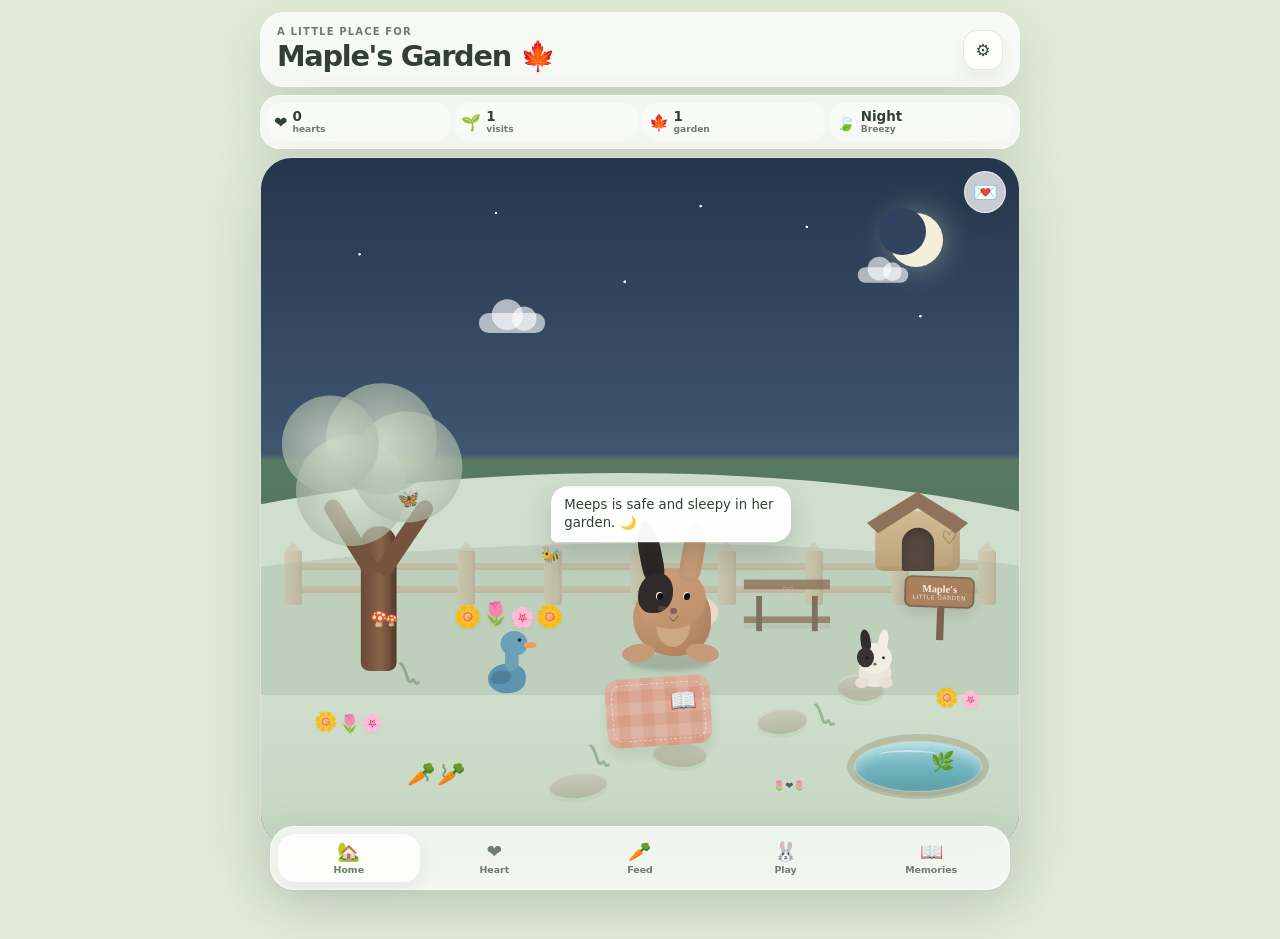
<file: index.html>
<!DOCTYPE html>
<html lang="en">
<head>
  <meta charset="UTF-8" />
  <meta name="viewport" content="width=device-width, initial-scale=1, viewport-fit=cover" />
  <meta name="theme-color" content="#dfead7" />
  <meta name="apple-mobile-web-app-capable" content="yes" />
  <meta name="apple-mobile-web-app-status-bar-style" content="black-translucent" />
  <meta name="apple-mobile-web-app-title" content="Maple's Garden" />
  <meta name="description" content="A little living garden for Maple — Meeps." />
  <title>Maple's Garden 🍁</title>
  <link rel="manifest" href="manifest.json" />
  <link rel="apple-touch-icon" href="assets/apple-touch-icon.png" />
  <link rel="icon" href="assets/icon.svg" type="image/svg+xml" />
  <link rel="stylesheet" href="styles.css" />
</head>
<body>
  <div id="app" class="app-shell">
    <header class="topbar glass-card">
      <div>
        <p class="eyebrow">A little place for</p>
        <h1>Maple's Garden <span aria-hidden="true">🍁</span></h1>
      </div>
      <button id="settingsButton" class="icon-button" type="button" aria-label="Open settings">⚙️</button>
    </header>

    <section class="status-strip glass-card" aria-label="Garden status">
      <div class="status-pill"><span aria-hidden="true">❤️</span><strong id="heartCount">0</strong><small>hearts</small></div>
      <div class="status-pill"><span aria-hidden="true">🌱</span><strong id="visitCount">0</strong><small>visits</small></div>
      <div class="status-pill"><span aria-hidden="true">🍁</span><strong id="gardenLevel">1</strong><small>garden</small></div>
      <div class="status-pill status-wide"><span id="weatherIcon" aria-hidden="true">☀️</span><strong id="timeLabel">Day</strong><small id="weatherLabel">Clear</small></div>
    </section>

    <main class="garden-wrap">
      <section id="garden" class="garden season-autumn time-day weather-clear" aria-label="Maple's living garden" data-level="1">
        <div class="sky-layer" aria-hidden="true">
          <div class="sun"></div>
          <div class="moon"></div>
          <div class="stars"></div>
          <div class="cloud cloud-one"></div>
          <div class="cloud cloud-two"></div>
          <div class="cloud cloud-three"></div>
          <div class="bird bird-one">⌁</div>
          <div class="bird bird-two">⌁</div>
          <div class="rain-layer" id="rainLayer"></div>
          <div class="snow-layer" id="snowLayer"></div>
          <div class="fireflies" id="fireflies"></div>
          <div class="rare-event" id="rareEvent" aria-hidden="true"></div>
        </div>

        <div class="hills" aria-hidden="true">
          <div class="hill hill-back"></div>
          <div class="hill hill-front"></div>
        </div>

        <div class="back-fence" aria-hidden="true">
          <span></span><span></span><span></span><span></span><span></span><span></span><span></span><span></span><span></span>
        </div>

        <div class="garden-sign" aria-hidden="true"><span>Maple's</span><small>little garden</small></div>

        <div id="mapleTree" class="maple-tree" aria-label="Memory maple tree">
          <div class="tree-trunk"></div>
          <div class="tree-canopy canopy-one"></div>
          <div class="tree-canopy canopy-two"></div>
          <div class="tree-canopy canopy-three"></div>
          <div class="tree-canopy canopy-four"></div>
          <div class="tree-sparkle level-extra level-2">✦</div>
          <div id="memoryLeaves" class="memory-leaves"></div>
          <button id="treeButton" class="tree-hitbox" type="button" aria-label="Open Maple's memory tree"></button>
        </div>

        <button id="hideawaySpot" class="scene-spot hideaway" type="button" aria-label="Visit Meeps' hideaway">
          <span class="hideaway-roof"></span>
          <span class="hideaway-house"></span>
          <span class="hideaway-door"></span>
          <span class="hideaway-heart">♡</span>
          <span class="spot-label">Hideaway</span>
        </button>

        <div class="stone-path" aria-hidden="true">
          <span class="path-stone p1"></span><span class="path-stone p2"></span><span class="path-stone p3"></span><span class="path-stone p4"></span>
        </div>

        <button id="flowerSpot" class="scene-spot flower-meadow" type="button" aria-label="Sniff the flowers with Meeps">
          <span class="flower-bunch"><i>🌼</i><i>🌷</i><i>🌸</i><i>🌼</i></span>
          <span class="spot-label">Flowers</span>
        </button>

        <div class="wildflower-cluster wildflowers-left" aria-hidden="true">
          <span>🌼</span><span>🌷</span><span>🌸</span>
        </div>
        <div class="wildflower-cluster wildflowers-pond" aria-hidden="true">
          <span>🌼</span><span>🌸</span>
        </div>

        <div class="grass-clump g1" aria-hidden="true">〽</div><div class="grass-clump g2" aria-hidden="true">〽</div><div class="grass-clump g3" aria-hidden="true">〽</div>
        <div class="mushrooms" aria-hidden="true"><span>🍄</span><span>🍄</span></div>
        <div class="bee bee-one" aria-hidden="true">🐝</div>
        <div class="butterfly-friend" aria-hidden="true">🦋</div>

        <button id="pondSpot" class="scene-spot tiny-pond" type="button" aria-label="Visit the pond with Meeps">
          <span class="pond-shine"></span><span class="water-lily">🌿</span><span class="pond-flower level-extra level-4">🪷</span><span class="spot-label">Pond</span>
        </button>

        <div class="garden-bench" aria-hidden="true"><span class="bench-heart">♡</span></div>
        <div class="lantern lantern-left level-extra level-3" aria-hidden="true">✦</div>
        <div class="lantern lantern-right level-extra level-3" aria-hidden="true">✦</div>
        <div class="wind-chime level-extra level-5" aria-hidden="true">⋮♪⋮</div>

        <button id="blanketSpot" class="scene-spot picnic-blanket" type="button" aria-label="Relax on the blanket with Meeps">
          <span class="blanket-pattern"></span><span class="blanket-book">📖</span><span class="spot-label">Blanket</span>
        </button>

        <button id="carrotSpot" class="scene-spot carrot-patch" type="button" aria-label="Visit the carrot patch with Meeps">
          <span>🥕</span><span>🥕</span><span class="carrot-greens">⌇⌇</span><span class="spot-label">Carrots</span>
        </button>

        <button class="special-toy duck-toy" id="duckToy" type="button" aria-label="Play with Meeps' blue duck toy">
          <span class="duck-body"></span><span class="duck-neck"></span><span class="duck-head"><span class="duck-eye"></span><span class="duck-beak"></span></span><span class="duck-wing"></span><span class="spot-label">Duck</span>
        </button>

        <button class="special-toy rabbit-teddy-toy" id="rabbitTeddyToy" type="button" aria-label="Play with Meeps' little rabbit teddy">
          <span class="teddy-body"></span><span class="teddy-head"><span class="teddy-ear-black"></span><span class="teddy-ear-white"></span><span class="teddy-face-patch"></span><span class="teddy-eye teddy-eye-left"></span><span class="teddy-eye teddy-eye-right"></span><span class="teddy-nose"></span></span><span class="teddy-paw teddy-paw-left"></span><span class="teddy-paw teddy-paw-right"></span><span class="spot-label">Teddy</span>
        </button>

        <div class="level-extra level-4 frog-friend" aria-hidden="true">🐸</div>
        <div class="level-extra level-6 heart-flowers" aria-hidden="true">🌷❤️🌷</div>

        <div id="messageBubble" class="message-bubble hidden" role="status" aria-live="polite"><span id="messageText">Hello baby Meeps &lt;3</span></div>
        <div id="heartEffect" class="heart-effect hidden" aria-hidden="true">❤️</div>
        <div id="particleLayer" class="particle-layer" aria-hidden="true"></div>

        <button id="rabbit" class="rabbit idle" type="button" aria-label="Pet Meeps">
          <span class="rabbit-shadow"></span>
          <span class="rabbit-body"></span>
          <span class="rabbit-chest"></span>
          <span class="rabbit-head">
            <span class="rabbit-ear rabbit-ear-left"></span><span class="rabbit-ear rabbit-ear-right"></span>
            <span class="rabbit-face-patch"></span><span class="rabbit-eye rabbit-eye-left"></span><span class="rabbit-eye rabbit-eye-right"></span>
            <span class="rabbit-nose"></span><span class="rabbit-mouth"></span>
          </span>
          <span class="rabbit-foot rabbit-foot-left"></span><span class="rabbit-foot rabbit-foot-right"></span><span class="rabbit-tail"></span>
          <span class="rabbit-cheek"></span>
        </button>

        <div id="ambientNote" class="ambient-note hidden" role="status"></div>
        <button id="noteButton" class="little-note-button" type="button" aria-label="Read a little note from Meeps"><span>💌</span></button>
      </section>
    </main>

    <nav class="bottom-nav glass-card" aria-label="Garden actions">
      <button id="homeButton" class="nav-button active" type="button"><span>🏡</span><small>Home</small></button>
      <button id="heartButton" class="nav-button" type="button"><span>❤️</span><small>Heart</small></button>
      <button id="feedButton" class="nav-button" type="button"><span>🥕</span><small>Feed</small></button>
      <button id="playButton" class="nav-button" type="button"><span>🐰</span><small>Play</small></button>
      <button id="memoriesButton" class="nav-button" type="button"><span>📖</span><small>Memories</small></button>
    </nav>
  </div>

  <div id="feedModal" class="modal hidden" role="dialog" aria-modal="true" aria-labelledby="feedTitle">
    <div class="modal-card">
      <button id="closeFeedButton" class="close-button" type="button" aria-label="Close">×</button>
      <p class="eyebrow">A little treat</p><h2 id="feedTitle">What should Meeps have?</h2>
      <div class="food-grid">
        <button class="food-button" type="button" data-food="carrot"><span>🥕</span><strong>Carrot</strong><small>Crunchy favourite</small></button>
        <button class="food-button" type="button" data-food="grass"><span>🌿</span><strong>Fresh grass</strong><small>Garden snack</small></button>
        <button class="food-button" type="button" data-food="apple"><span>🍎</span><strong>Apple</strong><small>Just a tiny piece</small></button>
      </div>
    </div>
  </div>

  <div id="playModal" class="modal hidden" role="dialog" aria-modal="true" aria-labelledby="playTitle">
    <div class="modal-card">
      <button id="closePlayButton" class="close-button" type="button" aria-label="Close">×</button>
      <p class="eyebrow">Spend a minute together</p><h2 id="playTitle">What should Meeps do?</h2>
      <div class="play-grid">
        <button class="play-choice" type="button" data-play="duck"><span>🦆</span><strong>Find her duck</strong><small>Go give it a nose boop</small></button>
        <button class="play-choice" type="button" data-play="teddy"><span>🧸</span><strong>Find her teddy</strong><small>Sit beside her little friend</small></button>
        <button class="play-choice" type="button" data-play="zoomies"><span>💨</span><strong>Zoomies</strong><small>A lap of the garden</small></button>
        <button class="play-choice" type="button" data-play="explore"><span>🌸</span><strong>Explore</strong><small>Let Meeps choose somewhere</small></button>
      </div>
    </div>
  </div>

  <div id="noteModal" class="modal hidden" role="dialog" aria-modal="true" aria-labelledby="noteTitle">
    <div class="modal-card note-card">
      <button id="closeNoteButton" class="close-button" type="button" aria-label="Close">×</button>
      <div class="note-heart">🍁</div><p class="eyebrow">A little note</p><h2 id="noteTitle">From Meeps' garden</h2>
      <p id="noteText" class="note-copy"></p>
      <button id="anotherNoteButton" class="primary-button" type="button">Another little note</button>
    </div>
  </div>

  <section id="memoriesScreen" class="screen-overlay hidden" aria-labelledby="memoriesTitle">
    <div class="screen-header">
      <div><p class="eyebrow">Her little story</p><h2 id="memoriesTitle">Meeps' Memory Book</h2></div>
      <button id="closeMemoriesButton" class="close-button" type="button" aria-label="Close memories">×</button>
    </div>
    <div class="memory-hero glass-card">
      <div><strong id="memoryCount">0</strong><span>memories saved</span></div>
      <button id="addMemoryButton" class="primary-button" type="button">+ Add a memory</button>
      <input id="memoryFileInput" type="file" accept="image/*" hidden />
    </div>
    <div id="memoryUploadPanel" class="memory-upload-panel glass-card hidden">
      <img id="memoryPreview" alt="Selected memory preview" />
      <label>Little note<input id="memoryCaption" type="text" maxlength="160" placeholder="What do you want to remember?" /></label>
      <label>Date<input id="memoryDate" type="date" /></label>
      <div class="button-row"><button id="cancelMemoryButton" class="secondary-button" type="button">Cancel</button><button id="saveMemoryButton" class="primary-button" type="button">Save memory</button></div>
      <p id="uploadStatus" class="status-text" role="status"></p>
    </div>
    <div id="emptyMemories" class="empty-state glass-card"><div class="empty-icon">🍁</div><h3>The first leaf is waiting.</h3><p>Add a photo and it will become part of Meeps' memory tree.</p></div>
    <div id="memoryGallery" class="memory-gallery"></div>
  </section>

  <section id="settingsScreen" class="screen-overlay hidden" aria-labelledby="settingsTitle">
    <div class="screen-header">
      <div><p class="eyebrow">Make it hers</p><h2 id="settingsTitle">Garden settings</h2></div>
      <button id="closeSettingsButton" class="close-button" type="button" aria-label="Close settings">×</button>
    </div>
    <div class="settings-card glass-card">
      <label class="setting-row"><span><strong>Meeps wandering</strong><small>How often she potters around by herself</small></span><select id="visitFrequency"><option value="often">Often</option><option value="normal">Normal</option><option value="rare">Rarely</option><option value="off">Stay nearby</option></select></label>
      <label class="setting-row"><span><strong>Soft sounds</strong><small>Tiny chimes for interactions</small></span><input id="soundToggle" type="checkbox" /></label>
      <label class="setting-row"><span><strong>Weather & ambience</strong><small>Rain, snow, fireflies and garden life</small></span><input id="weatherToggle" type="checkbox" checked /></label>
      <label class="setting-row"><span><strong>Little surprises</strong><small>Butterflies, rainbows and special moments</small></span><input id="surpriseToggle" type="checkbox" checked /></label>
      <label class="setting-row"><span><strong>Reduced motion</strong><small>Keep the garden calmer</small></span><input id="motionToggle" type="checkbox" /></label>
    </div>
    <div class="settings-card glass-card garden-progress-card">
      <p class="eyebrow">The garden remembers</p><h3>Garden level <span id="settingsGardenLevel">1</span></h3>
      <div class="progress-track"><div id="progressFill" class="progress-fill"></div></div><p id="progressText">The garden is already full of life. Visits add extra little surprises.</p>
    </div>
    <div class="settings-card glass-card"><p class="soft-copy">Maple's Garden keeps its counters, settings and memories on this device. Photos are compressed before being saved locally and are not uploaded anywhere by the app.</p></div>
  </section>

  <div id="photoViewer" class="photo-viewer hidden" role="dialog" aria-modal="true" aria-label="Memory photo">
    <button id="closePhotoViewer" class="close-button viewer-close" type="button" aria-label="Close photo">×</button>
    <img id="viewerImage" alt="Memory of Maple" /><div class="viewer-copy"><p id="viewerDate"></p><p id="viewerCaption"></p></div>
  </div>

  <script src="app.js"></script>
</body>
</html>
</file>
<file: styles.css>
:root {
  --ink:#314033;
  --muted:#6f7c70;
  --accent:#d98c66;
  --accent-dark:#687f5d;
  --cream:#f8f3e8;
  --glass:rgba(255,255,255,.72);
  --line:rgba(76,96,72,.14);
  --warm:#a45f4e;
  --shadow:0 18px 50px rgba(57,73,54,.14);
}
* { box-sizing:border-box; }
html,body { margin:0; min-height:100%; background:#dfead7; color:var(--ink); font-family:Inter, ui-rounded, system-ui, -apple-system, BlinkMacSystemFont, "Segoe UI", sans-serif; }
body { overflow-x:hidden; }
button,input,select { font:inherit; }
button { -webkit-tap-highlight-color:transparent; }
.hidden { display:none !important; }
.app-shell { min-height:100dvh; padding:12px 14px 92px; }
.glass-card { background:var(--glass); border:1px solid rgba(255,255,255,.65); backdrop-filter:blur(18px); -webkit-backdrop-filter:blur(18px); box-shadow:var(--shadow); }
.topbar { width:min(100%,760px); margin:0 auto 8px; border-radius:24px; padding:13px 16px; display:flex; align-items:center; justify-content:space-between; gap:12px; }
.eyebrow { margin:0; font-size:.63rem; letter-spacing:.11em; text-transform:uppercase; color:var(--muted); font-weight:900; }
h1 { margin:2px 0 0; font-size:clamp(1.35rem,5vw,1.8rem); letter-spacing:-.045em; }
.icon-button,.close-button { width:40px; height:40px; border-radius:14px; border:1px solid var(--line); background:rgba(255,255,255,.8); color:var(--ink); display:grid; place-items:center; cursor:pointer; font-size:1.05rem; box-shadow:0 8px 18px rgba(0,0,0,.05); }
.close-button { font-size:1.6rem; line-height:1; }
.status-strip { width:min(100%,760px); margin:0 auto 8px; border-radius:20px; padding:7px; display:grid; grid-template-columns:repeat(4,1fr); gap:5px; }
.status-pill { min-width:0; display:grid; grid-template-columns:auto 1fr; grid-template-rows:auto auto; column-gap:5px; align-items:center; border-radius:14px; padding:7px 6px; background:rgba(255,255,255,.45); }
.status-pill span { grid-row:1 / span 2; font-size:1rem; }.status-pill strong { font-size:.84rem; line-height:1.05; }.status-pill small { color:var(--muted); font-size:.57rem; font-weight:800; }
.garden-wrap { width:min(100%,760px); margin:0 auto; }
.garden { position:relative; width:100%; height:calc(100dvh - 210px); min-height:535px; max-height:780px; overflow:hidden; border-radius:32px; background:linear-gradient(#bcd9e5 0 44%,#b8d99d 44% 100%); border:1px solid rgba(255,255,255,.8); box-shadow:0 24px 65px rgba(52,70,48,.18); isolation:isolate; transition:background 1s ease, filter 1s ease; }
.sky-layer,.hills { position:absolute; inset:0; pointer-events:none; }
.sun { position:absolute; right:9%; top:8%; width:66px; height:66px; border-radius:50%; background:radial-gradient(circle at 35% 35%,#fff8c3,#ffd978 70%); box-shadow:0 0 45px rgba(255,218,112,.46); transition:opacity 1s; }
.moon { position:absolute; right:10%; top:8%; width:54px; height:54px; border-radius:50%; background:#f3efd9; box-shadow:0 0 30px rgba(239,240,215,.42); opacity:0; transition:opacity 1s; }
.moon::after { content:""; position:absolute; width:47px; height:47px; border-radius:50%; left:-10px; top:-5px; background:#31435e; }
.stars { position:absolute; inset:0; opacity:0; background-image:radial-gradient(circle at 13% 14%,#fff 0 1px,transparent 1.5px),radial-gradient(circle at 31% 8%,#fff 0 1px,transparent 1.5px),radial-gradient(circle at 48% 18%,#fff 0 1.2px,transparent 1.7px),radial-gradient(circle at 72% 10%,#fff 0 1px,transparent 1.5px),radial-gradient(circle at 87% 23%,#fff 0 1px,transparent 1.5px),radial-gradient(circle at 58% 7%,#fff 0 1px,transparent 1.5px); transition:opacity 1s; }
.cloud { position:absolute; width:92px; height:28px; border-radius:999px; background:rgba(255,255,255,.62); filter:blur(.2px); animation:cloudFloat 24s linear infinite; }
.cloud::before,.cloud::after { content:""; position:absolute; border-radius:50%; background:inherit; }.cloud::before{width:43px;height:43px;left:18px;bottom:4px}.cloud::after{width:34px;height:34px;right:12px;bottom:3px}
.cloud-one { left:-120px; top:13%; }.cloud-two { left:27%; top:22%; transform:scale(.72); animation-duration:34s; animation-delay:-13s; }.cloud-three { left:76%; top:15%; transform:scale(.55); animation-duration:29s; animation-delay:-18s; }
@keyframes cloudFloat { to { translate:900px 0; } }
.bird { position:absolute; font-size:28px; color:rgba(55,73,65,.6); font-family:serif; animation:birdFly 18s linear infinite; }.bird-one{left:-50px;top:28%}.bird-two{left:-120px;top:19%;animation-delay:-9s;animation-duration:23s;transform:scale(.7)}
@keyframes birdFly { 25%{translate:220px -16px} 60%{translate:520px 14px} to{translate:900px -8px} }
.hill { position:absolute; border-radius:50% 50% 0 0; transform-origin:bottom center; }.hill-back{left:-12%;right:-10%;height:43%;bottom:31%;background:#98c486;clip-path:ellipse(66% 54% at 49% 100%)}.hill-front{left:-20%;right:-16%;height:40%;bottom:22%;background:#84b576;clip-path:ellipse(70% 55% at 52% 100%)}
.garden::after { content:""; position:absolute; z-index:-1; left:0; right:0; bottom:0; height:44%; background:linear-gradient(180deg,#81b26f,#75a865 55%,#6c9d5e); }
.garden.time-dawn { background:linear-gradient(#efc9b7 0,#d6d8cf 35%,#a6c992 44%,#8fba79 100%); }.garden.time-dusk{background:linear-gradient(#e6ad91 0,#b8a8b8 38%,#91b47b 44%,#789c67 100%)}
.garden.time-night { background:linear-gradient(#26364d 0,#3f5570 43%,#597a62 44%,#45664f 100%); }.garden.time-night .sun{opacity:0}.garden.time-night .moon,.garden.time-night .stars{opacity:1}.garden.time-night::after{background:linear-gradient(180deg,#4f7958,#40684a)}
.garden.season-autumn::after { background:linear-gradient(180deg,#83aa67,#75965b 58%,#687f51); }.garden.season-winter::after{background:linear-gradient(180deg,#dbe7d7,#c5d6c0)}.garden.season-winter .hill-back{background:#d0dfcd}.garden.season-winter .hill-front{background:#becfbb}.garden.season-spring::after{background:linear-gradient(180deg,#90c37b,#7fb26c)}

.back-fence { position:absolute; z-index:1; left:3%; right:3%; bottom:34%; height:58px; display:flex; align-items:end; justify-content:space-between; opacity:.78; }
.back-fence::before,.back-fence::after { content:""; position:absolute; left:0; right:0; height:7px; background:#c9b18c; border-radius:8px; box-shadow:inset 0 -2px rgba(101,73,52,.1); }.back-fence::before{top:16px}.back-fence::after{top:39px}
.back-fence span { position:relative; width:18px; height:56px; background:linear-gradient(90deg,#d6c19f,#bfa47f); border-radius:5px 5px 3px 3px; z-index:1; box-shadow:inset -3px 0 rgba(99,73,55,.08); }.back-fence span::before{content:"";position:absolute;left:0;top:-7px;border-left:9px solid transparent;border-right:9px solid transparent;border-bottom:9px solid #d6c19f}
.garden-sign { position:absolute; z-index:3; right:5%; bottom:35%; width:92px; padding:7px 8px 6px; border-radius:8px; background:#a57752; border:3px solid #7c583f; color:#fff7e9; text-align:center; rotate:2deg; box-shadow:0 6px 13px rgba(67,50,37,.16); }.garden-sign::after{content:"";position:absolute;width:8px;height:45px;background:#79553e;left:42px;top:100%;z-index:-1}.garden-sign span{display:block;font-family:Georgia,serif;font-size:.83rem;font-weight:700}.garden-sign small{display:block;font-size:.46rem;opacity:.85;text-transform:uppercase;letter-spacing:.09em}

.maple-tree { position:absolute; left:2%; bottom:25%; width:205px; height:306px; z-index:3; }.tree-trunk{position:absolute;left:86px;bottom:0;width:38px;height:154px;background:linear-gradient(90deg,#684a36,#876347 55%,#5c402f);border-radius:18px 18px 9px 9px;box-shadow:inset -6px 0 rgba(0,0,0,.07)}.tree-trunk::before,.tree-trunk::after{content:"";position:absolute;width:18px;height:93px;background:#75533c;border-radius:15px;top:-34px}.tree-trunk::before{left:-19px;rotate:-32deg}.tree-trunk::after{right:-18px;rotate:34deg}
.tree-canopy{position:absolute;width:118px;height:118px;border-radius:50%;background:radial-gradient(circle at 35% 30%,#badb8c 0 24%,#88b76c 30% 65%,#71995b 72%);box-shadow:inset -10px -12px 24px rgba(50,83,43,.14),0 8px 20px rgba(65,89,51,.1)}.canopy-one{left:17px;top:55px}.canopy-two{left:76px;top:30px}.canopy-three{left:49px;top:0}.canopy-four{left:2px;top:13px;width:103px;height:103px}.garden.season-autumn .tree-canopy{background:radial-gradient(circle at 35% 30%,#e0a85f 0 23%,#c8794e 31% 64%,#9e5748 72%)}.garden.season-winter .tree-canopy{background:radial-gradient(circle,rgba(218,226,210,.76),rgba(151,169,147,.65));box-shadow:none}.garden.season-spring .tree-canopy{background:radial-gradient(circle at 35% 30%,#d9eca4 0 24%,#a7cd7f 31% 64%,#88b36e 72%)}
.tree-hitbox{position:absolute;inset:0;border:0;background:transparent;cursor:pointer;z-index:8}.tree-sparkle{position:absolute;z-index:9;left:52%;top:18%;font-size:22px;color:#fff6c7;animation:sparkle 2.5s ease-in-out infinite}.memory-leaves{position:absolute;inset:0;z-index:7;pointer-events:none}.memory-leaf{position:absolute;border:0;background:transparent;padding:0;font-size:18px;cursor:pointer;pointer-events:auto;filter:drop-shadow(0 2px 3px rgba(0,0,0,.12));animation:leafBob 3s ease-in-out infinite}.memory-leaf:nth-child(2n){animation-delay:-1.4s}@keyframes leafBob{50%{translate:0 -4px;rotate:5deg}}

.scene-spot,.special-toy { border:0; background:transparent; padding:0; cursor:pointer; -webkit-tap-highlight-color:transparent; }.scene-spot:active,.special-toy:active{transform:scale(.96)}
.spot-label { position:absolute; left:50%; translate:-50% 0; bottom:-22px; background:rgba(255,255,255,.88); color:#5f6b5f; font-size:.54rem; font-weight:900; padding:4px 7px; border-radius:999px; box-shadow:0 4px 10px rgba(0,0,0,.08); opacity:0; transform:translateY(4px); transition:.2s; white-space:nowrap; pointer-events:none; }.scene-spot:hover .spot-label,.scene-spot:focus-visible .spot-label,.special-toy:hover .spot-label,.special-toy:focus-visible .spot-label{opacity:1;transform:translateY(0)}

.hideaway { position:absolute; z-index:3; right:7%; bottom:39%; width:114px; height:90px; }.hideaway-house{position:absolute;left:11px;bottom:0;width:92px;height:65px;background:linear-gradient(#d5bb8c,#bea172);border-radius:12px 12px 8px 8px;box-shadow:inset -8px -5px rgba(89,66,47,.08)}.hideaway-roof{position:absolute;left:2px;top:4px;width:110px;height:45px;background:#947056;clip-path:polygon(50% 0,100% 75%,88% 100%,50% 39%,11% 100%,0 75%);z-index:2}.hideaway-door{position:absolute;left:40px;bottom:0;width:35px;height:47px;border-radius:20px 20px 3px 3px;background:#57483d;z-index:3;box-shadow:inset 0 5px 12px rgba(0,0,0,.25)}.hideaway-heart{position:absolute;z-index:4;right:14px;bottom:25px;color:#805b52;font-size:19px}.hideaway .spot-label{bottom:-20px}

.stone-path { position:absolute; z-index:2; left:28%; right:20%; bottom:7%; height:150px; pointer-events:none; }.path-stone{position:absolute;width:68px;height:31px;border-radius:50%;background:linear-gradient(#c9c9b7,#aaa993);box-shadow:inset 0 3px rgba(255,255,255,.25),0 4px 0 rgba(80,91,72,.08)}.p1{left:2%;bottom:1%;rotate:-7deg}.p2{left:22%;bottom:19%;width:61px}.p3{left:43%;bottom:33%;rotate:8deg}.p4{left:62%;bottom:52%;width:58px;rotate:-6deg}.p5{left:77%;bottom:70%;width:54px}.p6{left:89%;bottom:86%;width:48px;rotate:6deg}

.flower-meadow { position:absolute; z-index:4; left:25%; bottom:31%; width:175px; height:70px; }.flower-bunch{display:flex;align-items:end;gap:0;position:absolute;bottom:0;left:0;right:0;justify-content:center}.flower-bunch i{font-style:normal;font-size:28px;filter:drop-shadow(0 3px 2px rgba(0,0,0,.06));animation:flowerSway 3.2s ease-in-out infinite;transform-origin:bottom center}.flower-bunch i:nth-child(2n){animation-delay:-1.3s}.flower-bunch i:nth-child(3n){animation-delay:-2.1s}.garden-bed{position:absolute;z-index:3;bottom:18%;display:flex;align-items:flex-end}.garden-bed-left{left:5%}.garden-bed-right{right:3%}.flower{display:inline-block;font-size:23px;animation:flowerSway 3.6s ease-in-out infinite;transform-origin:bottom center;filter:drop-shadow(0 3px 2px rgba(0,0,0,.06))}.flower:nth-child(2n){animation-delay:-1.8s}@keyframes flowerSway{50%{rotate:7deg;translate:0 -2px}}
.grass-clump{position:absolute;z-index:2;color:#4f834d;font-size:30px;font-weight:900;rotate:180deg;opacity:.72;animation:grassSway 3s ease-in-out infinite}.g1{left:17%;bottom:23%}.g2{left:44%;bottom:13%}.g3{right:26%;bottom:18%}.g4{right:3%;bottom:11%}.g5{left:34%;bottom:39%}@keyframes grassSway{50%{rotate:184deg;translate:2px 0}}.mushrooms{position:absolute;z-index:3;left:15%;bottom:34%;font-size:18px}.mushrooms span:last-child{font-size:13px;margin-left:-4px}.watering-can{position:absolute;z-index:3;right:34%;bottom:14%;font-size:29px;rotate:-8deg;filter:grayscale(.15)}
.bee{position:absolute;z-index:6;font-size:18px;pointer-events:none;animation:beeFloat 7s ease-in-out infinite}.bee-one{left:38%;bottom:40%}.bee-two{right:9%;bottom:26%;animation-delay:-3.5s;transform:scale(.75)}@keyframes beeFloat{0%,100%{translate:0 0}25%{translate:20px -17px}55%{translate:-14px -6px}80%{translate:13px 8px}}.butterfly-friend{position:absolute;z-index:6;left:18%;bottom:49%;font-size:20px;animation:butterIdle 8s ease-in-out infinite;pointer-events:none}@keyframes butterIdle{0%,100%{translate:0 0;rotate:-8deg}35%{translate:40px -25px;rotate:7deg}70%{translate:18px 12px;rotate:-2deg}}

.tiny-pond { position:absolute; z-index:3; right:4%; bottom:8%; width:132px; height:52px; border-radius:50%; background:linear-gradient(180deg,#9bd2db,#69aeb8 66%,#5b9ba6); box-shadow:inset 0 5px 12px rgba(255,255,255,.4),0 5px 0 rgba(64,101,96,.13); }.tiny-pond::before{content:"";position:absolute;inset:-8px;border-radius:50%;border:7px solid rgba(141,135,104,.35);z-index:-1}.pond-shine{position:absolute;left:18%;top:16%;width:48%;height:10px;border-radius:50%;border-top:2px solid rgba(255,255,255,.48)}.water-lily{position:absolute;left:60%;top:8px;font-size:19px}.pond-flower{position:absolute;left:67%;top:-10px;font-size:19px}.tiny-pond .spot-label{bottom:-25px}
.garden-bench{position:absolute;z-index:2;right:24%;bottom:31%;width:105px;height:53px;border-top:12px solid #8d6546;border-bottom:8px solid #8d6546;box-shadow:0 7px 0 rgba(70,67,46,.08)}.garden-bench::before,.garden-bench::after{content:"";position:absolute;top:8px;width:7px;height:43px;background:#674832}.garden-bench::before{left:15px}.garden-bench::after{right:15px}.bench-heart{position:absolute;left:46px;top:-7px;color:#e7c7b0;font-size:17px}.lantern{position:absolute;z-index:4;bottom:34%;width:17px;height:29px;border:2px solid #7e6548;border-radius:5px;background:rgba(255,228,145,.8);box-shadow:0 0 18px rgba(255,221,118,.72);color:#fff;font-size:9px;display:grid;place-items:center}.lantern::after{content:"";position:absolute;width:2px;height:43px;background:#78624b;top:27px}.lantern-left{left:48%}.lantern-right{right:19%}.garden.time-night .lantern{box-shadow:0 0 26px rgba(255,225,130,.95)}.wind-chime{position:absolute;z-index:4;right:14%;bottom:48%;font-size:18px;color:#7d8175;animation:chime 3s ease-in-out infinite;transform-origin:top center}@keyframes chime{50%{rotate:5deg}}

.picnic-blanket { position:absolute; z-index:3; left:45%; bottom:16%; width:112px; height:74px; border-radius:14px; background:linear-gradient(90deg,rgba(255,255,255,.13) 50%,transparent 50%),linear-gradient(rgba(255,255,255,.13) 50%,transparent 50%),#d79a83; background-size:24px 24px; rotate:-4deg; box-shadow:0 9px 12px rgba(60,75,48,.1); }.blanket-pattern{position:absolute;inset:6px;border:1px dashed rgba(255,255,255,.5);border-radius:10px}.blanket-book{position:absolute;right:14px;top:13px;font-size:22px}.picnic-blanket .spot-label{bottom:-24px}
.carrot-patch{position:absolute;z-index:3;left:19%;bottom:9%;width:108px;height:54px;display:flex;gap:2px;align-items:end;justify-content:center;font-size:26px}.carrot-greens{position:absolute;left:19px;right:15px;bottom:2px;color:#4e844e;font-size:26px;z-index:-1;letter-spacing:8px}.carrot-patch .spot-label{bottom:-19px}

.special-toy{position:absolute;z-index:6;transition:transform .2s}.duck-toy{left:28%;bottom:23%;width:58px;height:74px;animation:duckIdle 4.6s ease-in-out infinite}.duck-body{position:absolute;left:9px;bottom:2px;width:42px;height:33px;background:#5d95b0;border-radius:56% 46% 49% 52%}.duck-neck{position:absolute;left:28px;bottom:27px;width:15px;height:36px;background:#6ca1b8;border-radius:12px}.duck-head{position:absolute;left:23px;top:3px;width:30px;height:28px;background:#6ca1b8;border-radius:50%}.duck-eye{position:absolute;right:7px;top:8px;width:4px;height:4px;background:#1d2b31;border-radius:50%}.duck-beak{position:absolute;right:-10px;top:12px;width:14px;height:7px;background:#e9a35f;border-radius:50% 60% 60% 50%}.duck-wing{position:absolute;left:12px;bottom:12px;width:23px;height:15px;background:#4f8098;border-radius:50%;rotate:-12deg}@keyframes duckIdle{50%{translate:0 -3px;rotate:2deg}}
.rabbit-teddy-toy{right:16%;bottom:24%;width:56px;height:61px;animation:teddyIdle 5.2s ease-in-out infinite}.teddy-body{position:absolute;left:11px;bottom:1px;width:36px;height:32px;background:#ece6da;border-radius:48%}.teddy-head{position:absolute;left:9px;top:11px;width:39px;height:34px;background:#f2ede3;border-radius:50%}.teddy-ear-black,.teddy-ear-white{position:absolute;top:-15px;width:11px;height:23px;border-radius:70% 70% 40% 40%}.teddy-ear-black{left:4px;background:#302e2d;rotate:-8deg}.teddy-ear-white{right:4px;background:#f2ede3;rotate:9deg}.teddy-face-patch{position:absolute;left:0;top:5px;width:19px;height:22px;background:#383432;border-radius:55%}.teddy-eye{position:absolute;top:15px;width:3px;height:3px;border-radius:50%;background:#161616}.teddy-eye-left{left:10px}.teddy-eye-right{right:8px}.teddy-nose{position:absolute;left:18px;top:22px;width:4px;height:3px;background:#8a6764;border-radius:50%}.teddy-paw{position:absolute;bottom:0;width:15px;height:12px;background:#e8e0d3;border-radius:50%}.teddy-paw-left{left:7px}.teddy-paw-right{right:7px}@keyframes teddyIdle{50%{translate:0 -2px;rotate:-2deg}}

.level-extra{opacity:0;transform:scale(.65);pointer-events:none;transition:opacity .7s ease,transform .7s ease}.garden[data-level="2"] .level-2,.garden[data-level="3"] .level-2,.garden[data-level="3"] .level-3,.garden[data-level="4"] .level-2,.garden[data-level="4"] .level-3,.garden[data-level="4"] .level-4,.garden[data-level="5"] .level-2,.garden[data-level="5"] .level-3,.garden[data-level="5"] .level-4,.garden[data-level="5"] .level-5,.garden[data-level="6"] .level-extra{opacity:1;transform:scale(1)}.extra-daisies{position:absolute;left:8%;bottom:8%;font-size:20px}.frog-friend{position:absolute;right:12%;bottom:14%;font-size:20px}.heart-flowers{position:absolute;left:51%;bottom:8%;font-size:18px}

.rabbit { --hop-lean:0deg; position:absolute; left:54%; top:67%; width:112px; height:126px; transform:translate(-50%,-50%); border:0; background:transparent; padding:0; cursor:pointer; z-index:12; transition:left .26s cubic-bezier(.33,.8,.35,1),top .26s cubic-bezier(.33,.8,.35,1),filter .25s; transform-origin:50% 80%; -webkit-tap-highlight-color:transparent; }.rabbit-shadow{position:absolute;width:82px;height:18px;left:14px;bottom:4px;border-radius:50%;background:rgba(44,62,39,.2);filter:blur(2px);transition:transform .2s,opacity .2s}.rabbit-body{position:absolute;width:78px;height:75px;left:19px;bottom:19px;border-radius:52% 48% 46% 54%;background:linear-gradient(145deg,#c79a72,#b98865);box-shadow:inset -10px -9px 18px rgba(84,53,40,.1)}.rabbit-chest{position:absolute;width:34px;height:44px;left:42px;bottom:28px;background:#d7b591;border-radius:50%;opacity:.68}.rabbit-head{position:absolute;width:68px;height:61px;left:24px;top:19px;border-radius:49% 51% 52% 48%;background:linear-gradient(145deg,#cda37d,#bc8d68);z-index:2}.rabbit-ear{position:absolute;top:-48px;width:22px;height:62px;border-radius:70% 70% 38% 38%;transform-origin:bottom center;box-shadow:inset 0 0 0 5px rgba(101,65,54,.06)}.rabbit-ear-left{left:7px;background:#292524;rotate:-11deg}.rabbit-ear-right{right:7px;background:#c69b76;rotate:10deg}.rabbit-face-patch{position:absolute;left:0;top:5px;width:35px;height:40px;background:#2f2b2a;border-radius:63% 45% 56% 40%}.rabbit-eye{position:absolute;top:24px;width:7px;height:8px;background:#121111;border-radius:50%;box-shadow:inset 1px 1px 0 #fff;z-index:3}.rabbit-eye-left{left:18px}.rabbit-eye-right{right:16px}.rabbit-nose{position:absolute;left:32px;top:40px;width:7px;height:6px;background:#875e5b;border-radius:55% 55% 65% 65%;z-index:3}.rabbit-mouth{position:absolute;left:32px;top:46px;width:8px;height:6px;border-left:1.5px solid #725252;border-bottom:1.5px solid #725252;rotate:-45deg;opacity:.75}.rabbit-foot{position:absolute;bottom:13px;width:33px;height:18px;border-radius:50%;background:#c69a77}.rabbit-foot-left{left:8px;rotate:-8deg}.rabbit-foot-right{right:7px;rotate:8deg}.rabbit-tail{position:absolute;right:8px;bottom:49px;width:26px;height:27px;border-radius:50%;background:#ead9c8;z-index:-1}.rabbit-cheek{position:absolute;left:44px;top:57px;width:9px;height:5px;border-radius:50%;background:rgba(207,118,115,.25);z-index:4}.rabbit.idle .rabbit-ear-left{animation:earTwitch 6s ease-in-out infinite}.rabbit.idle .rabbit-nose{animation:noseTwitch 1.35s ease-in-out infinite}.rabbit.walking{animation:travelHop .29s ease-in-out infinite}.rabbit.walking .rabbit-shadow{animation:shadowHop .29s ease-in-out infinite}.rabbit.happy{animation:happyHop .48s ease-out 2}.rabbit.binky{animation:binky .85s cubic-bezier(.2,.7,.2,1) 1}.rabbit.zooming{animation:travelHop .21s ease-in-out infinite;filter:drop-shadow(-8px 5px 0 rgba(255,255,255,.18))}.rabbit.grooming .rabbit-head{animation:groom 1.45s ease-in-out 2}.rabbit.flopped{transform:translate(-50%,-45%) rotate(78deg) scale(.94);transition:left .3s,top .3s,transform .55s ease}.rabbit.sleeping .rabbit-eye{height:2px;border-radius:3px;box-shadow:none;top:28px}.rabbit.sleeping .rabbit-body{animation:sleepBreath 2.8s ease-in-out infinite}.rabbit.inspecting .rabbit-head{animation:inspectToy .62s ease-in-out 3}.rabbit.nibbling .rabbit-head{animation:nibble .32s ease-in-out 6}.rabbit.hidden-in-hideaway{opacity:.12;filter:blur(1px);transform:translate(-50%,-50%) scale(.72)}
@keyframes earTwitch{0%,88%,100%{rotate:-11deg}91%{rotate:-26deg}95%{rotate:-5deg}}@keyframes noseTwitch{50%{transform:scale(.8) translateY(1px)}}@keyframes travelHop{0%,100%{transform:translate(-50%,-50%) translateY(0) rotate(var(--hop-lean)) scale(1)}48%{transform:translate(-50%,-50%) translateY(-18px) rotate(var(--hop-lean)) scale(1.02)}}@keyframes shadowHop{0%,100%{transform:scale(1);opacity:.9}50%{transform:scale(.62);opacity:.5}}@keyframes happyHop{0%,100%{transform:translate(-50%,-50%)}50%{transform:translate(-50%,-50%) translateY(-20px) scale(1.04)}}@keyframes binky{0%{transform:translate(-50%,-50%) rotate(0)}38%{transform:translate(-50%,-50%) translateY(-45px) rotate(-12deg) scale(1.04)}65%{transform:translate(-50%,-50%) translateY(-28px) rotate(13deg)}100%{transform:translate(-50%,-50%)}}@keyframes groom{0%,100%{rotate:0;translate:0 0}30%{rotate:-8deg;translate:-5px 7px}60%{rotate:6deg;translate:3px 4px}}@keyframes sleepBreath{50%{transform:scaleY(.96) scaleX(1.02)}}@keyframes inspectToy{50%{translate:4px 7px;rotate:5deg}}@keyframes nibble{50%{translate:0 3px;scale:.98}}

.message-bubble{position:absolute;z-index:30;max-width:min(240px,70vw);padding:10px 13px;background:rgba(255,255,255,.96);border-radius:17px 17px 17px 6px;box-shadow:0 11px 27px rgba(45,58,42,.18);font-size:.83rem;line-height:1.35;transform:translate(-50%,-100%);pointer-events:none}.message-bubble::after{content:"";position:absolute;left:24px;bottom:-7px;border:8px solid transparent;border-top-color:rgba(255,255,255,.96);border-left:0}.heart-effect{position:absolute;z-index:31;font-size:28px;transform:translate(-50%,-50%);pointer-events:none;animation:heartFloat 1.25s ease-out forwards}@keyframes heartFloat{from{opacity:0;transform:translate(-50%,-20%) scale(.5)}20%{opacity:1}to{opacity:0;transform:translate(-50%,-180%) scale(1.3)}}.particle-layer{position:absolute;inset:0;z-index:10;pointer-events:none}.hop-puff{position:absolute;width:22px;height:10px;border-radius:50%;background:rgba(234,239,222,.55);filter:blur(1px);transform:translate(-50%,-50%);animation:puff .55s ease-out forwards}@keyframes puff{to{opacity:0;transform:translate(-50%,-50%) scale(2.3)}}.sparkle-particle{position:absolute;font-size:15px;animation:sparkleRise .9s ease-out forwards}@keyframes sparkleRise{to{opacity:0;translate:0 -40px;rotate:30deg}}.ambient-note{position:absolute;left:50%;bottom:12px;transform:translateX(-50%);z-index:25;background:rgba(255,255,255,.91);padding:8px 12px;border-radius:999px;font-size:.72rem;box-shadow:0 7px 18px rgba(0,0,0,.12);white-space:nowrap;max-width:88%;overflow:hidden;text-overflow:ellipsis}.little-note-button{position:absolute;z-index:20;right:13px;top:13px;width:42px;height:42px;border:1px solid rgba(255,255,255,.7);border-radius:50%;background:rgba(255,255,255,.75);box-shadow:0 7px 20px rgba(45,58,42,.12);cursor:pointer;animation:noteBob 4s ease-in-out infinite}.little-note-button span{font-size:20px}@keyframes noteBob{50%{translate:0 -4px;rotate:3deg}}

.rain-layer,.snow-layer,.fireflies{position:absolute;inset:0;overflow:hidden;pointer-events:none;opacity:0;transition:opacity .5s}.garden.weather-rain .rain-layer{opacity:1;background-image:repeating-linear-gradient(108deg,transparent 0 16px,rgba(210,235,246,.45) 17px 18px,transparent 19px 35px);background-size:44px 44px;animation:rainMove .7s linear infinite}@keyframes rainMove{to{background-position:-30px 50px}}.garden.weather-snow .snow-layer{opacity:1;background-image:radial-gradient(circle,#fff 0 2px,transparent 2.5px),radial-gradient(circle,#fff 0 1.4px,transparent 2px);background-size:48px 48px,68px 68px;background-position:0 0,20px -10px;animation:snowMove 8s linear infinite}@keyframes snowMove{to{background-position:24px 420px,-16px 360px}}.garden.time-night .fireflies{opacity:1;background-image:radial-gradient(circle at 28% 62%,rgba(255,239,128,.9) 0 1.5px,transparent 2px),radial-gradient(circle at 72% 72%,rgba(255,239,128,.8) 0 1.5px,transparent 2px),radial-gradient(circle at 56% 58%,rgba(255,239,128,.7) 0 1px,transparent 2px),radial-gradient(circle at 18% 77%,rgba(255,239,128,.8) 0 1px,transparent 2px);animation:fireflyPulse 4s ease-in-out infinite}@keyframes fireflyPulse{50%{opacity:.35;filter:blur(.2px)}}.rare-event{position:absolute;z-index:22;pointer-events:none}.rare-event.butterfly{width:34px;height:30px;left:-40px;top:42%;animation:butterflyCross 7s ease-in-out forwards}.rare-event.butterfly::before{content:"🦋";font-size:28px}@keyframes butterflyCross{30%{translate:35vw -40px;rotate:-8deg}60%{translate:65vw 25px;rotate:9deg}to{translate:110vw -20px}}.rare-event.shooting-star{left:15%;top:14%;width:120px;height:2px;background:linear-gradient(90deg,transparent,#fff);transform:rotate(-20deg);filter:drop-shadow(0 0 5px #fff);animation:shoot 1.4s ease-out forwards}@keyframes shoot{from{opacity:0;translate:-80px 30px}15%{opacity:1}to{opacity:0;translate:300px -80px}}.rare-event.rainbow{left:18%;top:22%;width:64%;height:38%;border-radius:50% 50% 0 0;border:10px solid rgba(255,166,166,.42);border-bottom:0;box-shadow:0 -9px 0 rgba(255,215,136,.36),0 -18px 0 rgba(160,210,171,.32),0 -27px 0 rgba(141,183,224,.28);animation:rainbowFade 7s ease-in-out forwards}@keyframes rainbowFade{0%,100%{opacity:0}20%,75%{opacity:.9}}

.bottom-nav{position:fixed;z-index:60;left:50%;bottom:max(10px,env(safe-area-inset-bottom));transform:translateX(-50%);width:min(calc(100% - 22px),740px);padding:7px;border-radius:24px;display:grid;grid-template-columns:repeat(5,1fr);gap:4px}.nav-button{border:0;background:transparent;border-radius:17px;padding:7px 2px;display:grid;gap:1px;place-items:center;cursor:pointer;color:var(--muted)}.nav-button span{font-size:1.17rem}.nav-button small{font-size:.59rem;font-weight:900}.nav-button.active{background:rgba(255,255,255,.82);color:var(--accent-dark);box-shadow:0 7px 20px rgba(0,0,0,.06)}
.modal,.photo-viewer{position:fixed;inset:0;z-index:100;background:rgba(35,45,33,.5);backdrop-filter:blur(12px);display:grid;place-items:center;padding:20px}.modal-card{position:relative;width:min(100%,540px);border-radius:28px;background:#f7faf4;padding:24px;box-shadow:0 30px 90px rgba(0,0,0,.24)}.modal-card .close-button{position:absolute;right:16px;top:16px}.modal-card h2{margin:4px 48px 18px 0}.food-grid{display:grid;grid-template-columns:repeat(3,1fr);gap:10px}.food-button{border:1px solid var(--line);background:#fff;border-radius:18px;min-height:120px;padding:13px 8px;display:grid;gap:5px;place-items:center;cursor:pointer;box-shadow:0 8px 20px rgba(0,0,0,.05)}.food-button span{font-size:2rem}.food-button strong{font-size:.86rem}.food-button small{font-size:.63rem;color:var(--muted)}.play-grid{display:grid;grid-template-columns:1fr 1fr;gap:10px}.play-choice{border:1px solid var(--line);background:#fff;border-radius:19px;padding:16px 12px;min-height:112px;display:grid;gap:4px;place-items:center;cursor:pointer;box-shadow:0 8px 20px rgba(0,0,0,.05)}.play-choice span{font-size:1.9rem}.play-choice strong{font-size:.86rem}.play-choice small{font-size:.64rem;color:var(--muted);text-align:center}.note-card{text-align:center}.note-heart{font-size:2.6rem}.note-copy{font-family:Georgia,serif;font-size:1.03rem;line-height:1.65;color:#4f5d4e;margin:12px auto 20px;max-width:390px}

.screen-overlay{position:fixed;inset:0;z-index:90;overflow:auto;background:linear-gradient(180deg,#eef5e9,#e3eee0);padding:max(18px,env(safe-area-inset-top)) 16px calc(30px + env(safe-area-inset-bottom))}.screen-header{width:min(100%,720px);margin:0 auto 14px;display:flex;justify-content:space-between;align-items:center;gap:12px}.screen-header h2{margin:2px 0 0;font-size:1.7rem;letter-spacing:-.04em}.memory-hero,.settings-card{width:min(100%,720px);margin:0 auto 12px;border-radius:24px;padding:18px}.memory-hero{display:flex;align-items:center;justify-content:space-between;gap:12px}.memory-hero div{display:grid}.memory-hero strong{font-size:2rem;line-height:1}.memory-hero span{font-size:.72rem;color:var(--muted)}.primary-button,.secondary-button{border:0;border-radius:14px;padding:11px 15px;font-weight:800;cursor:pointer}.primary-button{background:var(--accent-dark);color:#fff;box-shadow:0 8px 18px rgba(97,123,85,.2)}.secondary-button{background:rgba(255,255,255,.8);color:var(--ink);border:1px solid var(--line)}.memory-upload-panel{width:min(100%,720px);margin:0 auto 12px;border-radius:24px;padding:16px;display:grid;gap:12px}.memory-upload-panel img{width:100%;max-height:330px;object-fit:cover;border-radius:18px;background:#dfe8da}.memory-upload-panel label{display:grid;gap:6px;font-size:.72rem;font-weight:800;color:var(--muted)}.memory-upload-panel input{border:1px solid var(--line);background:rgba(255,255,255,.9);border-radius:13px;padding:11px;color:var(--ink)}.button-row{display:flex;justify-content:flex-end;gap:8px}.status-text{min-height:1.2em;margin:0;color:var(--warm);font-size:.75rem}.empty-state{width:min(100%,720px);margin:0 auto 12px;border-radius:24px;padding:28px;text-align:center}.empty-icon{font-size:2.4rem}.empty-state h3{margin:7px 0 5px}.empty-state p{margin:0;color:var(--muted);font-size:.82rem}.memory-gallery{width:min(100%,720px);margin:0 auto;display:grid;grid-template-columns:repeat(2,minmax(0,1fr));gap:12px}.memory-photo-card{overflow:hidden;border-radius:21px;background:#fff;box-shadow:0 12px 30px rgba(55,70,51,.1)}.memory-photo{width:100%;aspect-ratio:1/1;object-fit:cover;display:block;cursor:pointer}.memory-photo-details{padding:11px}.memory-photo-date{font-size:.62rem;color:var(--muted);font-weight:800;text-transform:uppercase;letter-spacing:.07em}.memory-photo-caption{font-size:.82rem;margin:5px 0 9px;line-height:1.35}.memory-delete-button{border:0;background:transparent;color:#a1534d;padding:0;font-size:.68rem;cursor:pointer}.settings-card{display:grid;gap:0}.setting-row{display:flex;align-items:center;justify-content:space-between;gap:18px;padding:14px 2px;border-bottom:1px solid var(--line)}.setting-row:last-child{border-bottom:0}.setting-row span{display:grid;gap:3px}.setting-row strong{font-size:.9rem}.setting-row small{font-size:.68rem;color:var(--muted);line-height:1.35}.setting-row select{max-width:120px;border:1px solid var(--line);background:#fff;border-radius:12px;padding:8px}.setting-row input[type="checkbox"]{width:24px;height:24px;accent-color:var(--accent-dark)}.garden-progress-card h3{margin:4px 0 12px}.progress-track{height:10px;background:rgba(95,119,86,.12);border-radius:999px;overflow:hidden}.progress-fill{height:100%;width:0;background:linear-gradient(90deg,#91aa79,#bb7a5f);border-radius:inherit;transition:width .8s ease}.garden-progress-card p:last-child,.soft-copy{font-size:.78rem;color:var(--muted);line-height:1.55}.photo-viewer{grid-template-rows:1fr auto}.viewer-close{position:fixed;right:18px;top:max(18px,env(safe-area-inset-top));z-index:3}.photo-viewer img{max-width:min(100%,800px);max-height:76dvh;border-radius:24px;box-shadow:0 25px 80px rgba(0,0,0,.35)}.viewer-copy{max-width:720px;text-align:center;color:#fff;padding:8px 16px}.viewer-copy p{margin:4px}.viewer-copy #viewerDate{font-size:.72rem;opacity:.7}.viewer-copy #viewerCaption{font-size:.92rem}

body.reduced-motion *,body.reduced-motion *::before,body.reduced-motion *::after{animation-duration:.001ms!important;animation-iteration-count:1!important;scroll-behavior:auto!important;transition-duration:.001ms!important}body.weather-effects-off .rain-layer,body.weather-effects-off .snow-layer,body.weather-effects-off .fireflies,body.weather-effects-off .rare-event,body.weather-effects-off .bee,body.weather-effects-off .butterfly-friend,body.weather-effects-off .bird{display:none!important}
@keyframes sparkle{50%{opacity:.3;transform:scale(.7) rotate(30deg)}}

@media (max-width:560px){
  .app-shell{padding-left:9px;padding-right:9px}.topbar{padding:11px 13px}.status-strip{gap:4px;padding:5px}.status-pill{padding:6px 3px}.status-pill span{font-size:.86rem}.status-pill strong{font-size:.78rem}.status-pill small{font-size:.52rem}
  .garden{height:calc(100dvh - 218px);min-height:520px;border-radius:27px}.maple-tree{left:-19px;bottom:26%;transform:scale(.78);transform-origin:bottom left}.back-fence{bottom:35%}.garden-sign{right:2%;bottom:36%;transform:scale(.82);transform-origin:right bottom}.hideaway{right:2%;bottom:41%;transform:scale(.82);transform-origin:right bottom}.flower-meadow{left:24%;bottom:34%;transform:scale(.78);transform-origin:left bottom}.garden-bench{right:21%;bottom:32%;transform:scale(.8)}.tiny-pond{right:1%;bottom:9%;transform:scale(.86);transform-origin:right bottom}.picnic-blanket{left:43%;bottom:16%;transform:scale(.84)}.carrot-patch{left:14%;bottom:10%;transform:scale(.86)}.duck-toy{left:26%;bottom:24%}.rabbit-teddy-toy{right:12%;bottom:25%}.garden-bed-left{left:1%;bottom:18%;transform:scale(.8)}.garden-bed-right{right:-3%;bottom:18%;transform:scale(.8)}.watering-can{display:none}.stone-path{left:23%;right:10%}.rabbit{width:106px;height:120px}.little-note-button{right:10px;top:10px;width:38px;height:38px}
  .food-grid{grid-template-columns:1fr}.food-button{grid-template-columns:auto 1fr;grid-template-rows:auto auto;min-height:74px;text-align:left}.food-button span{grid-row:1/span 2;font-size:1.7rem}.food-button strong,.food-button small{justify-self:start}.play-grid{grid-template-columns:1fr 1fr}.play-choice{min-height:96px;padding:12px 8px}.spot-label{display:none}
}
@media (max-width:390px){.garden{min-height:500px}.hideaway{transform:scale(.74)}.flower-meadow{left:22%;transform:scale(.7)}.garden-bench{right:19%;transform:scale(.72)}.picnic-blanket{left:42%;transform:scale(.75)}.duck-toy{left:24%}.rabbit-teddy-toy{right:9%}.maple-tree{transform:scale(.72)}.play-grid{grid-template-columns:1fr}}
@media (min-width:760px){.memory-gallery{grid-template-columns:repeat(3,minmax(0,1fr))}}

/* =====================================================
   V3.2 — CALM, ENRICHED GARDEN
   Keep the layered world, remove visual clutter, and give
   Meeps a generous patch of open grass to live in.
   ===================================================== */

/* Background layers stay rich, but quieter. */
.back-fence {
  bottom: 35%;
  opacity: .56;
  filter: saturate(.82);
}
.garden-sign {
  right: 6%;
  bottom: 34.5%;
  width: 78px;
  padding: 6px 7px 5px;
  border-width: 2px;
  opacity: .88;
  transform: scale(.9);
  transform-origin: bottom right;
}
.garden-sign::after { left: 35px; height: 38px; }
.garden-sign span { font-size: .72rem; }
.garden-sign small { font-size: .41rem; }

/* Strong left anchor, with more breathing room around the trunk. */
.maple-tree {
  left: 2.5%;
  bottom: 25.5%;
  transform: scale(.94);
  transform-origin: bottom left;
}

/* The hideaway remains a key part of the world, just a touch softer. */
.hideaway {
  right: 6.5%;
  bottom: 40%;
  transform: scale(.92);
  transform-origin: bottom right;
  filter: saturate(.88);
}

/* A short, gentle stepping-stone route instead of a full strip across the garden. */
.stone-path {
  left: 35%;
  right: 16%;
  bottom: 7%;
  height: 128px;
  opacity: .72;
}
.path-stone { width: 58px; height: 27px; }
.p1 { left: 6%; bottom: 0; rotate: -6deg; }
.p2 { left: 34%; bottom: 24%; width: 54px; rotate: 3deg; }
.p3 { left: 62%; bottom: 50%; width: 50px; rotate: -5deg; }
.p4 { left: 84%; bottom: 76%; width: 46px; rotate: 5deg; }

/* One interactive flower patch, deliberately modest. */
.flower-meadow {
  left: 25%;
  bottom: 31.5%;
  width: 116px;
  height: 55px;
}
.flower-bunch { gap: 1px; }
.flower-bunch i {
  font-size: 22px;
  filter: drop-shadow(0 2px 2px rgba(0,0,0,.05));
  animation-duration: 4.4s;
}
.flower-bunch i:nth-child(2) { translate: 0 -3px; }
.flower-bunch i:nth-child(3) { font-size: 20px; }

/* Two tiny decorative clusters replace the old rows of flowers. */
.wildflower-cluster {
  position: absolute;
  z-index: 3;
  display: flex;
  align-items: flex-end;
  gap: 1px;
  pointer-events: none;
  opacity: .9;
}
.wildflower-cluster span {
  display: inline-block;
  font-size: 19px;
  transform-origin: bottom center;
  animation: flowerSway 4.8s ease-in-out infinite;
  filter: drop-shadow(0 2px 1px rgba(0,0,0,.04));
}
.wildflower-cluster span:nth-child(2) { font-size: 17px; animation-delay: -1.7s; }
.wildflower-cluster span:nth-child(3) { font-size: 18px; animation-delay: -3s; }
.wildflowers-left { left: 7%; bottom: 16.5%; }
.wildflowers-pond { right: 5%; bottom: 20%; }

/* Quiet texture rather than decorative rows. */
.grass-clump {
  font-size: 25px;
  opacity: .42;
  animation-duration: 4.8s;
}
.g1 { left: 18%; bottom: 23%; }
.g2 { left: 43%; bottom: 11%; }
.g3 { right: 24%; bottom: 17%; }
.mushrooms {
  left: 14%;
  bottom: 31.5%;
  transform: scale(.82);
  opacity: .82;
}

/* Ambient life is intentionally sparse. */
.bee {
  font-size: 16px;
  opacity: .78;
  animation-duration: 11s;
}
.bee-one { left: 37%; bottom: 41%; }
.butterfly-friend {
  left: 18%;
  bottom: 49%;
  font-size: 18px;
  opacity: .82;
  animation-duration: 13s;
}

/* Give the pond a gentle living shimmer rather than adding more objects. */
.tiny-pond {
  right: 5%;
  bottom: 8%;
  width: 126px;
  height: 49px;
}
.pond-shine {
  animation: pondShimmer 4.6s ease-in-out infinite;
}
@keyframes pondShimmer {
  0%,100% { opacity: .35; transform: translateX(0) scaleX(.85); }
  50% { opacity: .8; transform: translateX(12px) scaleX(1.08); }
}

/* Background furniture stays, but does not compete with Meeps. */
.garden-bench {
  right: 25%;
  bottom: 32.5%;
  transform: scale(.82);
  transform-origin: bottom right;
  opacity: .7;
  filter: saturate(.76);
}

.picnic-blanket {
  left: 45.5%;
  bottom: 14.5%;
  width: 105px;
  height: 69px;
  opacity: .94;
}

.carrot-patch {
  left: 18%;
  bottom: 8.5%;
  width: 78px;
  height: 46px;
  gap: 1px;
  font-size: 23px;
}
.carrot-greens {
  left: 15px;
  right: 10px;
  font-size: 22px;
  letter-spacing: 7px;
  opacity: .72;
}

/* Personal toys stay visible but sit at the edges of Meeps' open space. */
.duck-toy { left: 28.5%; bottom: 22%; transform: scale(.9); transform-origin: bottom center; }
.rabbit-teddy-toy { right: 15.5%; bottom: 23%; transform: scale(.9); transform-origin: bottom center; }

/* Meeps is the focal point. */
.rabbit { left: 54%; top: 66%; }

/* Higher garden levels add tiny discoveries, never another dense row. */
.extra-daisies { display: none !important; }
.heart-flowers {
  left: auto;
  right: 27%;
  bottom: 7.5%;
  font-size: 15px;
  opacity: .78;
}
.frog-friend { right: 11%; bottom: 13.5%; font-size: 17px; }

/* Mobile balance: preserve the same calm zones on a narrow screen. */
@media (max-width:560px) {
  .maple-tree { left: -24px; bottom: 27%; transform: scale(.71); }
  .back-fence { bottom: 35.5%; opacity: .5; }
  .garden-sign { right: 2%; bottom: 35%; transform: scale(.68); }
  .hideaway { right: 1%; bottom: 41%; transform: scale(.72); }
  .flower-meadow { left: 24%; bottom: 33%; transform: scale(.7); }
  .wildflowers-left { left: 2%; bottom: 17%; transform: scale(.83); transform-origin: bottom left; }
  .wildflowers-pond { right: 1%; bottom: 19%; transform: scale(.8); transform-origin: bottom right; }
  .garden-bench { right: 20%; bottom: 33%; transform: scale(.66); }
  .tiny-pond { right: 1%; bottom: 8.5%; transform: scale(.82); transform-origin: right bottom; }
  .picnic-blanket { left: 43.5%; bottom: 14.5%; transform: scale(.78); }
  .carrot-patch { left: 13%; bottom: 9%; transform: scale(.8); }
  .duck-toy { left: 25%; bottom: 23%; transform: scale(.82); }
  .rabbit-teddy-toy { right: 10%; bottom: 24%; transform: scale(.82); }
  .stone-path { left: 27%; right: 9%; opacity: .62; }
  .rabbit { left: 53%; top: 66%; }
}

@media (max-width:390px) {
  .maple-tree { transform: scale(.66); }
  .hideaway { transform: scale(.66); }
  .flower-meadow { left: 22%; transform: scale(.64); }
  .garden-bench { right: 18%; transform: scale(.59); }
  .picnic-blanket { left: 42%; transform: scale(.7); }
  .duck-toy { left: 23%; transform: scale(.76); }
  .rabbit-teddy-toy { right: 8%; transform: scale(.76); }
}
</file>
